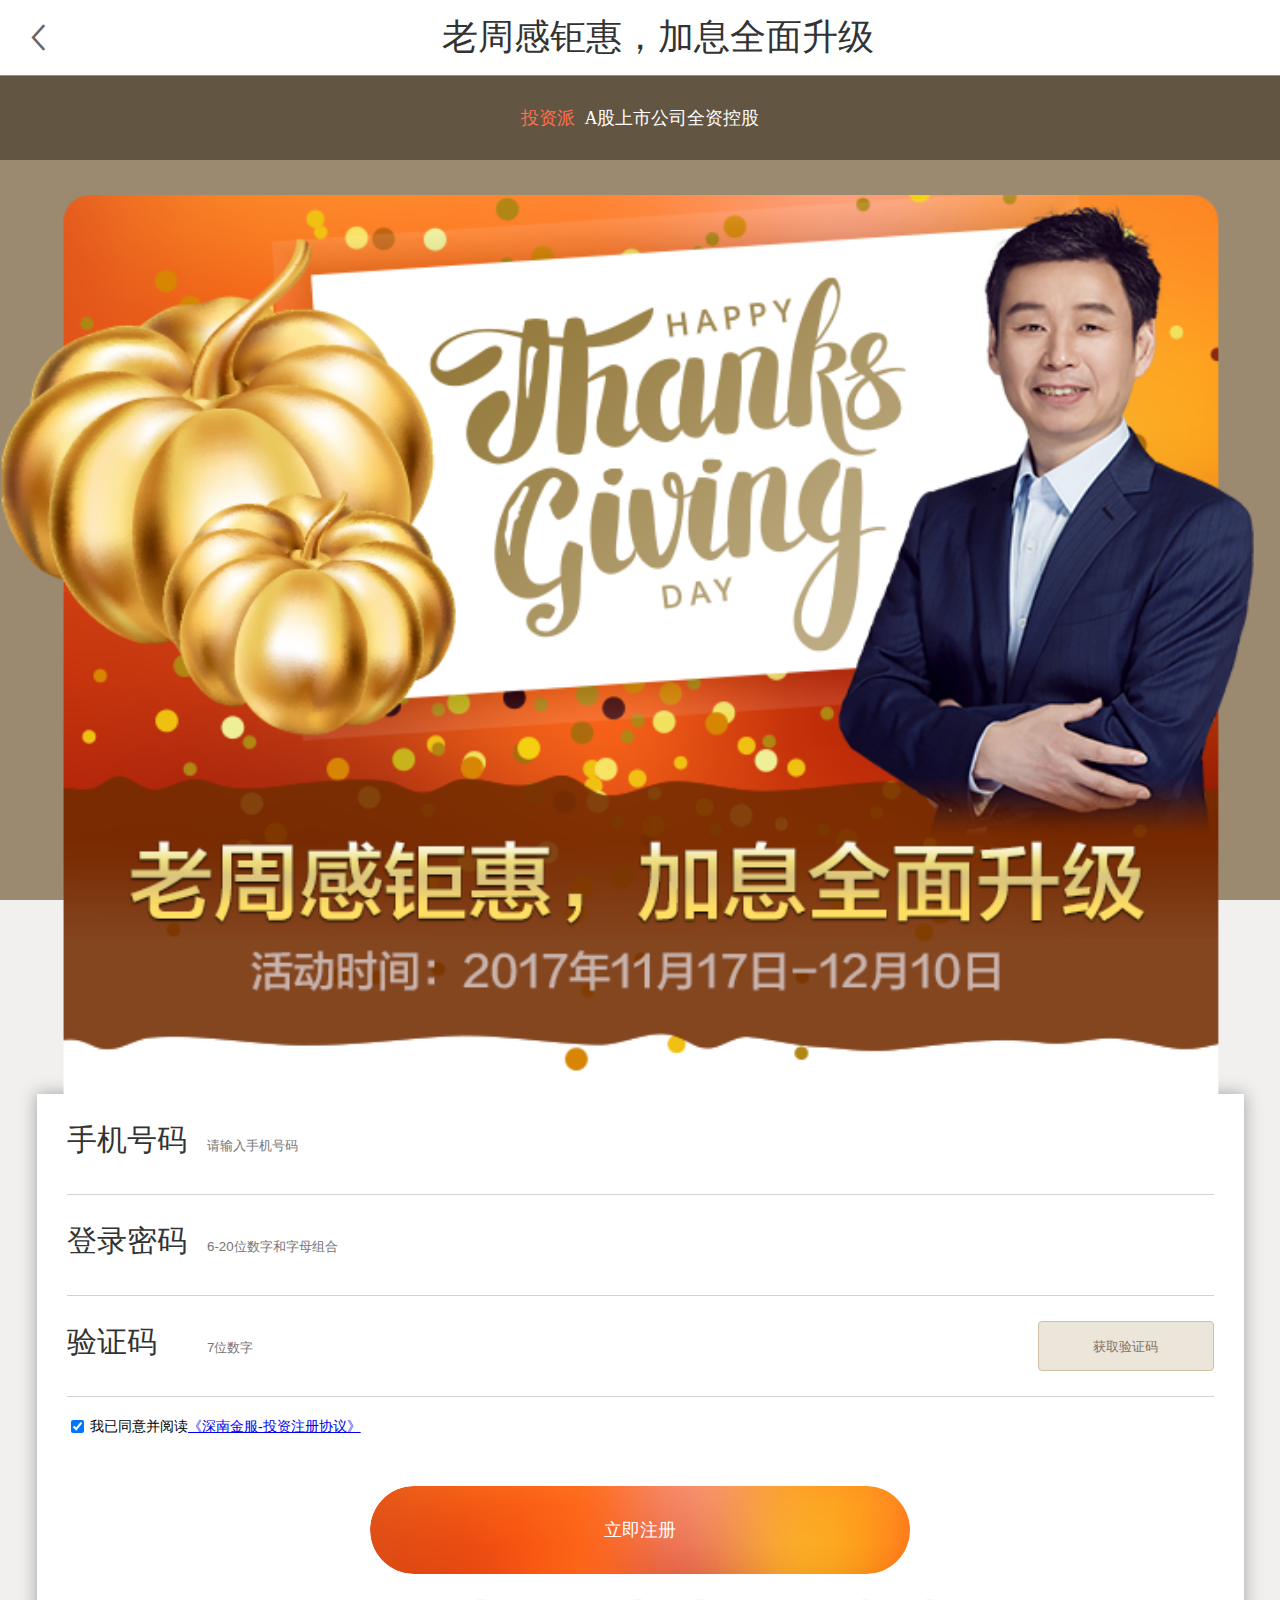
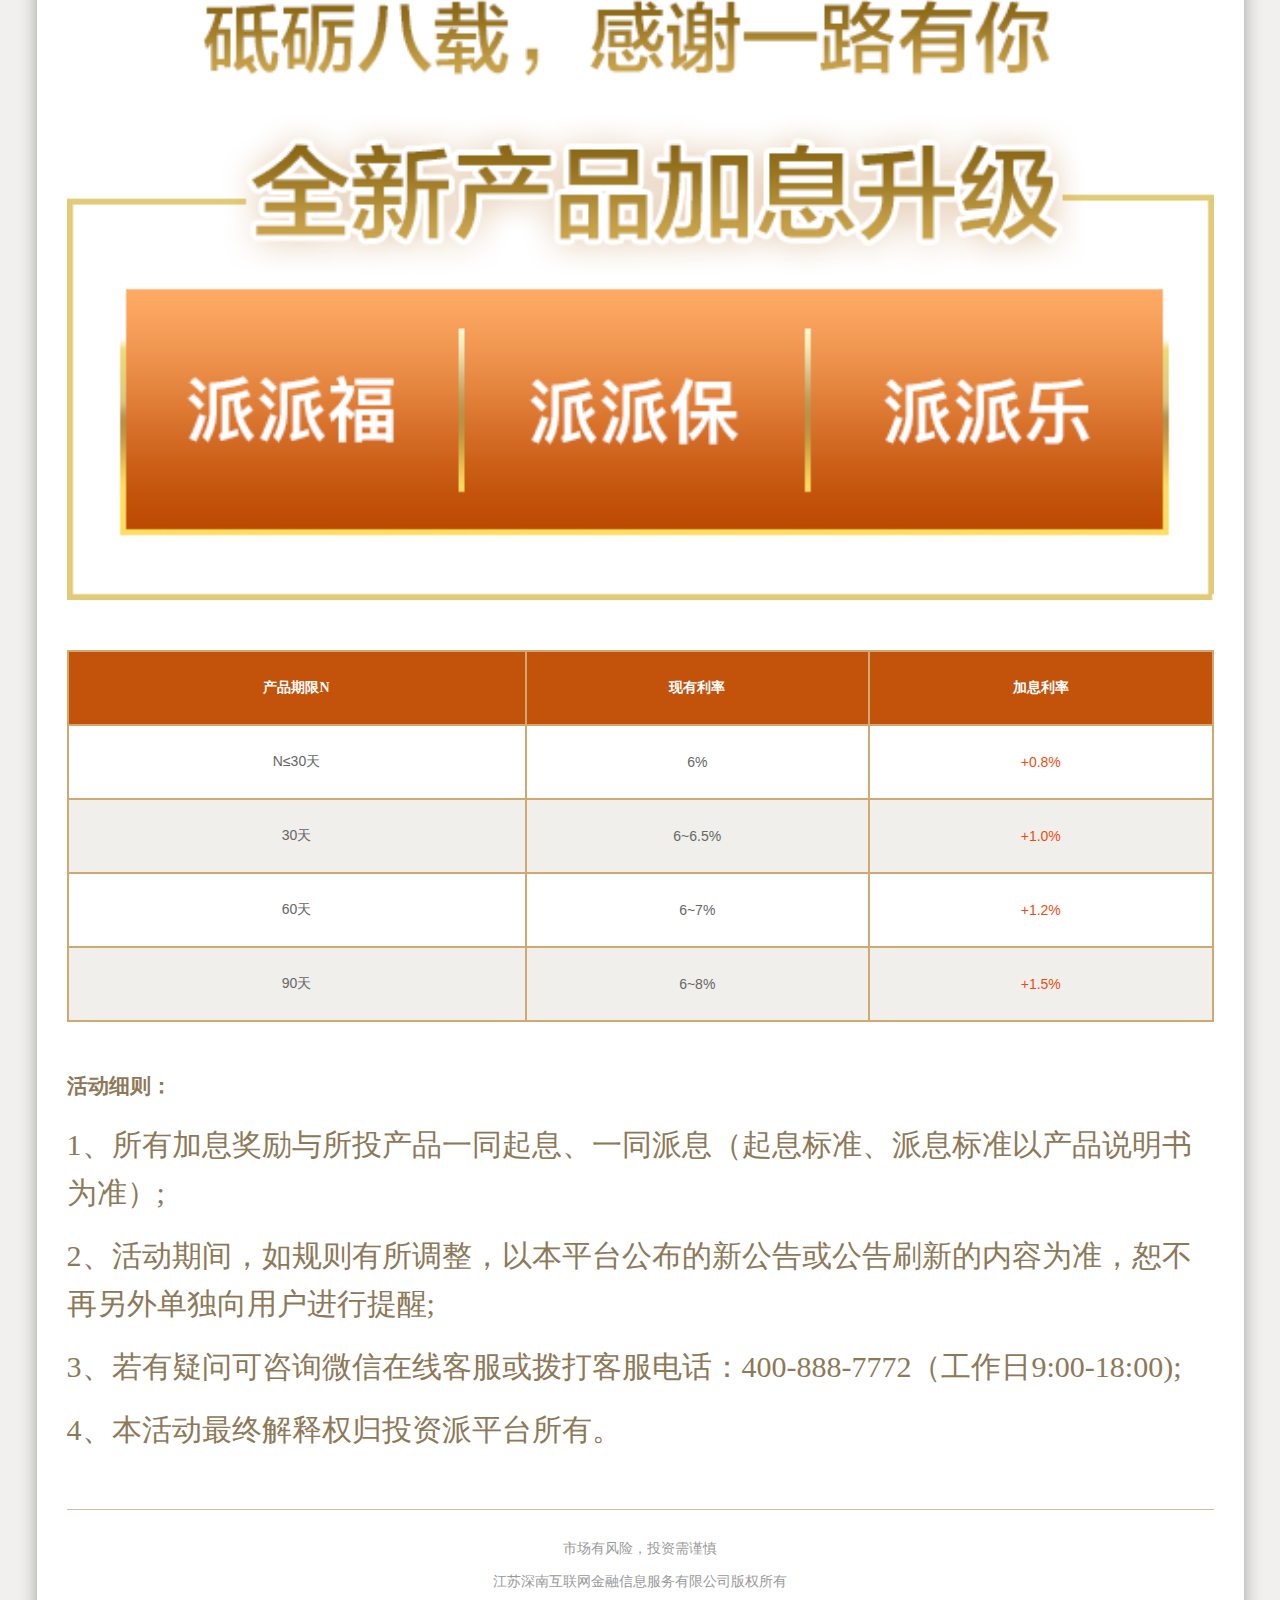
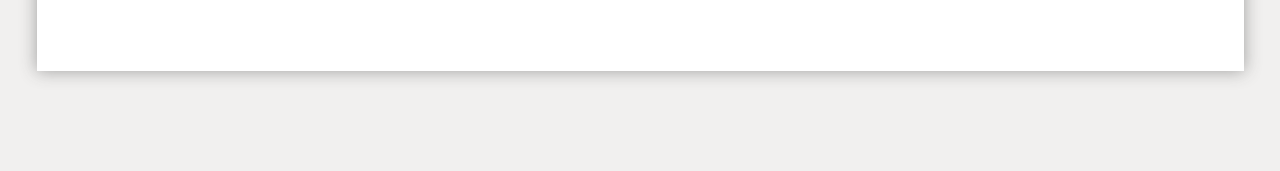
<file: index.html>
<!DOCTYPE html>
<html lang="en">
<head>
    <meta charset="UTF-8">
    <title>活动落地页</title>
    <meta name="viewport" content="width=device-width,minimum-scale=1.0,maximum-scale=1.0,user-scalable=no,minimal-ui">
    <link rel="stylesheet" href="./css/index.css"/>
</head>
<body>
<div class="body-bg"><!--填充色--></div>
<div class="header">
    <a href="#">
        <i class="icon-font icon-next"></i>
    </a>
    <h1>老周感钜惠，加息全面升级</h1>
</div>
<div class="logo-title">
    <span>投资派</span>A股上市公司全资控股
</div>
<div class="content">
    <img class="banner" src="./images/banner.png">
    <div class="content-main">
        <form class="reg-form" id="regForm">
            <div class="list">
                <label>手机号码</label>
                <input id="userMobile" name="mobile" placeholder="请输入手机号码">
            </div>
            <div class="list">
                <label>登录密码</label>
                <input id="userPassword" name="password" placeholder="6-20位数字和字母组合">
            </div>
            <div class="list">
                <label>验证码</label>
                <input id="code" name="code" style="width: 2rem" placeholder="7位数字">
                <button id="sendCodeBtn" class="btn">获取验证码</button>
            </div>
            <div class="agree">
                <label>
                    <input id="agreeCheckbox" type="checkbox" checked name="agree" class="read"/>
                    <span class="read">我已同意并阅读<a href="#">《深南金服-投资注册协议》</a></span>
                </label>
            </div>
            <button type="submit" class="reg-btn" href="#">立即注册</button>
        </form>
        <div class="content-info">
            <img class="banner content-img" src="./images/banner2.png">
            <table class="table">
                <thead>
                <tr>
                    <th>产品期限N</th>
                    <th>现有利率</th>
                    <th>加息利率</th>
                </tr>
                </thead>
                <tbody>
                <tr>
                    <td>N≤30天</td>
                    <td>6%</td>
                    <td>+0.8%</td>
                </tr>
                <tr>
                    <td>30天<N≤60天</td>
                    <td>6~6.5%</td>
                    <td>+1.0%</td>
                </tr>
                <tr>
                    <td>60天<N≤90天</td>
                    <td>6~7%</td>
                    <td>+1.2%</td>
                </tr>
                <tr>
                    <td>90天<N≤180天</td>
                    <td>6~8%</td>
                    <td>+1.5%</td>
                </tr>
                </tbody>
            </table>
            <h3 class="activity-title">活动细则：</h3>
            <ul class="activity-list">
                <li>1、所有加息奖励与所投产品一同起息、一同派息（起息标准、派息标准以产品说明书为准）;</li>
                <li>2、活动期间，如规则有所调整，以本平台公布的新公告或公告刷新的内容为准，恕不再另外单独向用户进行提醒;</li>
                <li>3、若有疑问可咨询微信在线客服或拨打客服电话：400-888-7772（工作日9:00-18:00);</li>
                <li>4、本活动最终解释权归投资派平台所有。</li>
            </ul>
            <div class="prompt">
                <p>市场有风险，投资需谨慎</p>
                <p>江苏深南互联网金融信息服务有限公司版权所有</p>
            </div>
        </div>

    </div>
</div>
<script src="./js/jquery-1.12.4.min.js"></script>
<script src="./js/plugins/jquery.validate.min.js"></script>
<script src="./js/plugins/jquery.CountDown.js"></script>
<script src="./js/index.js"></script>
</body>
</html>
</file>
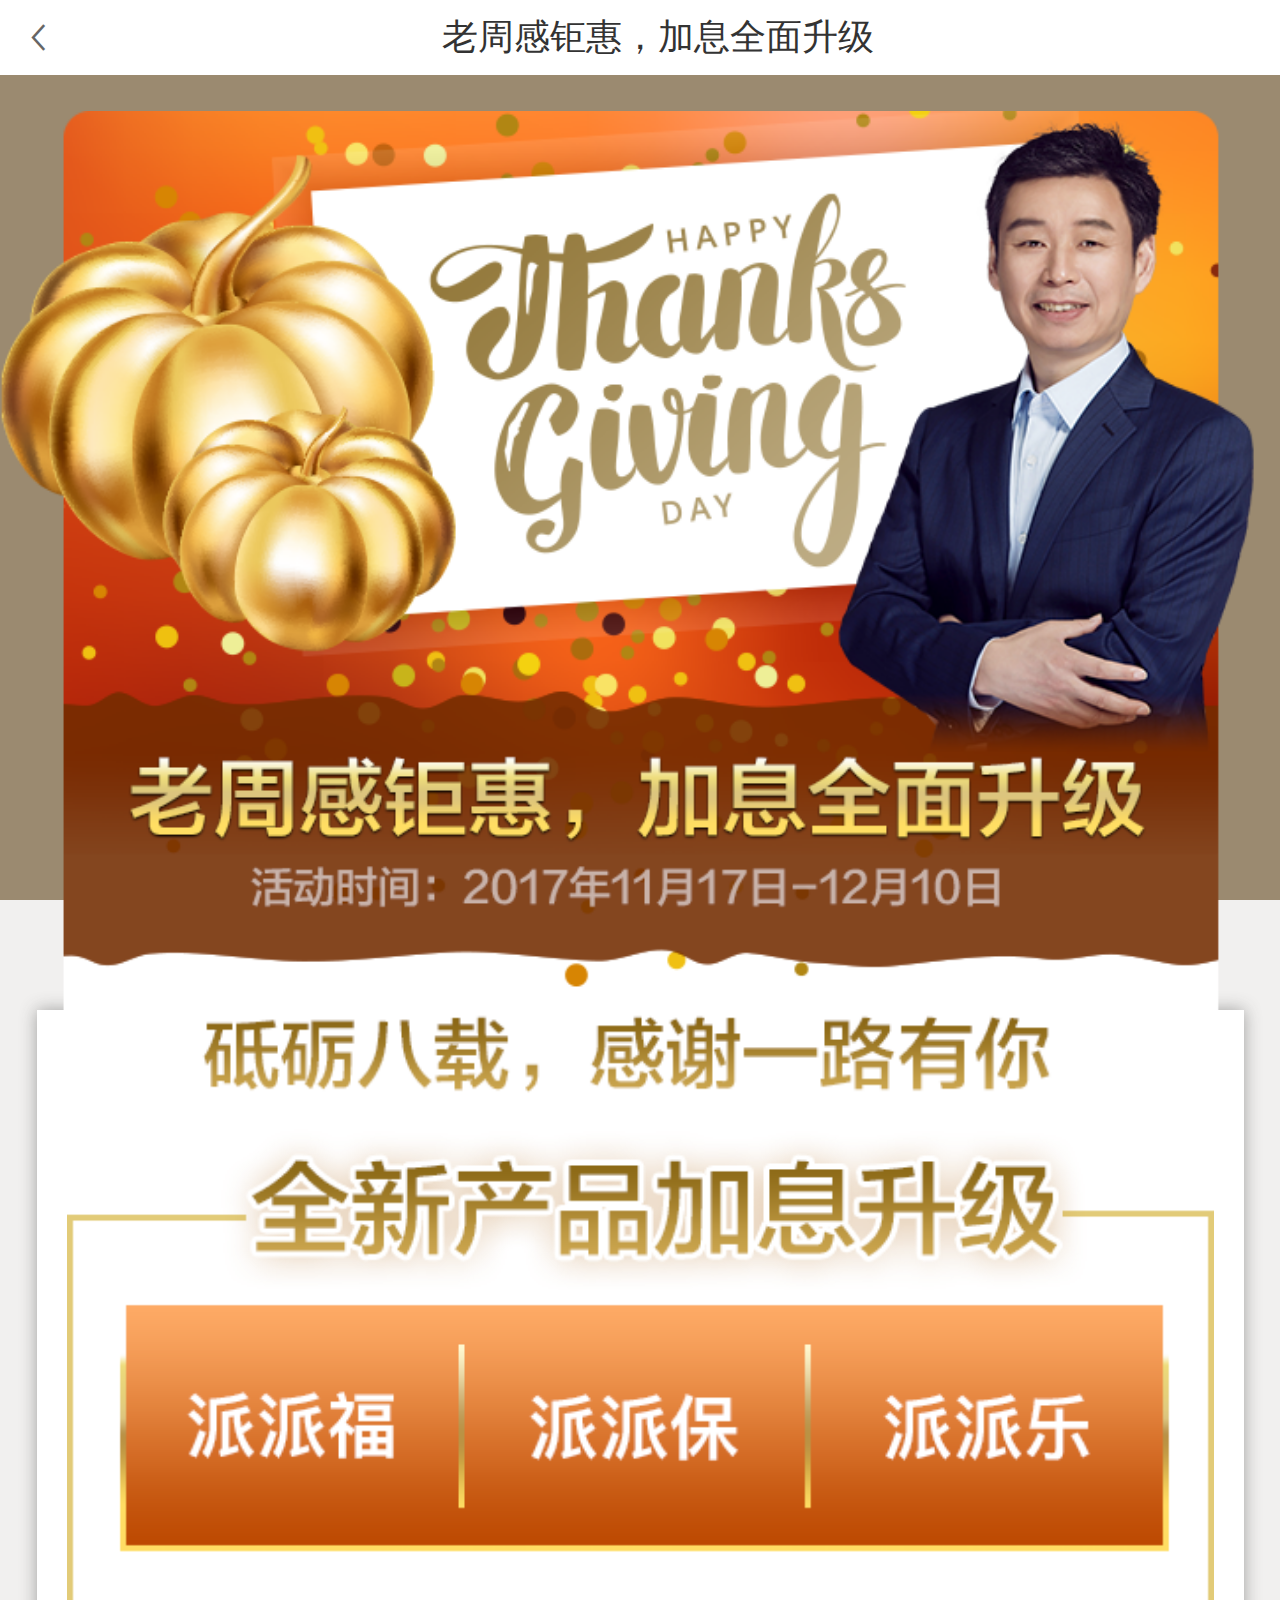
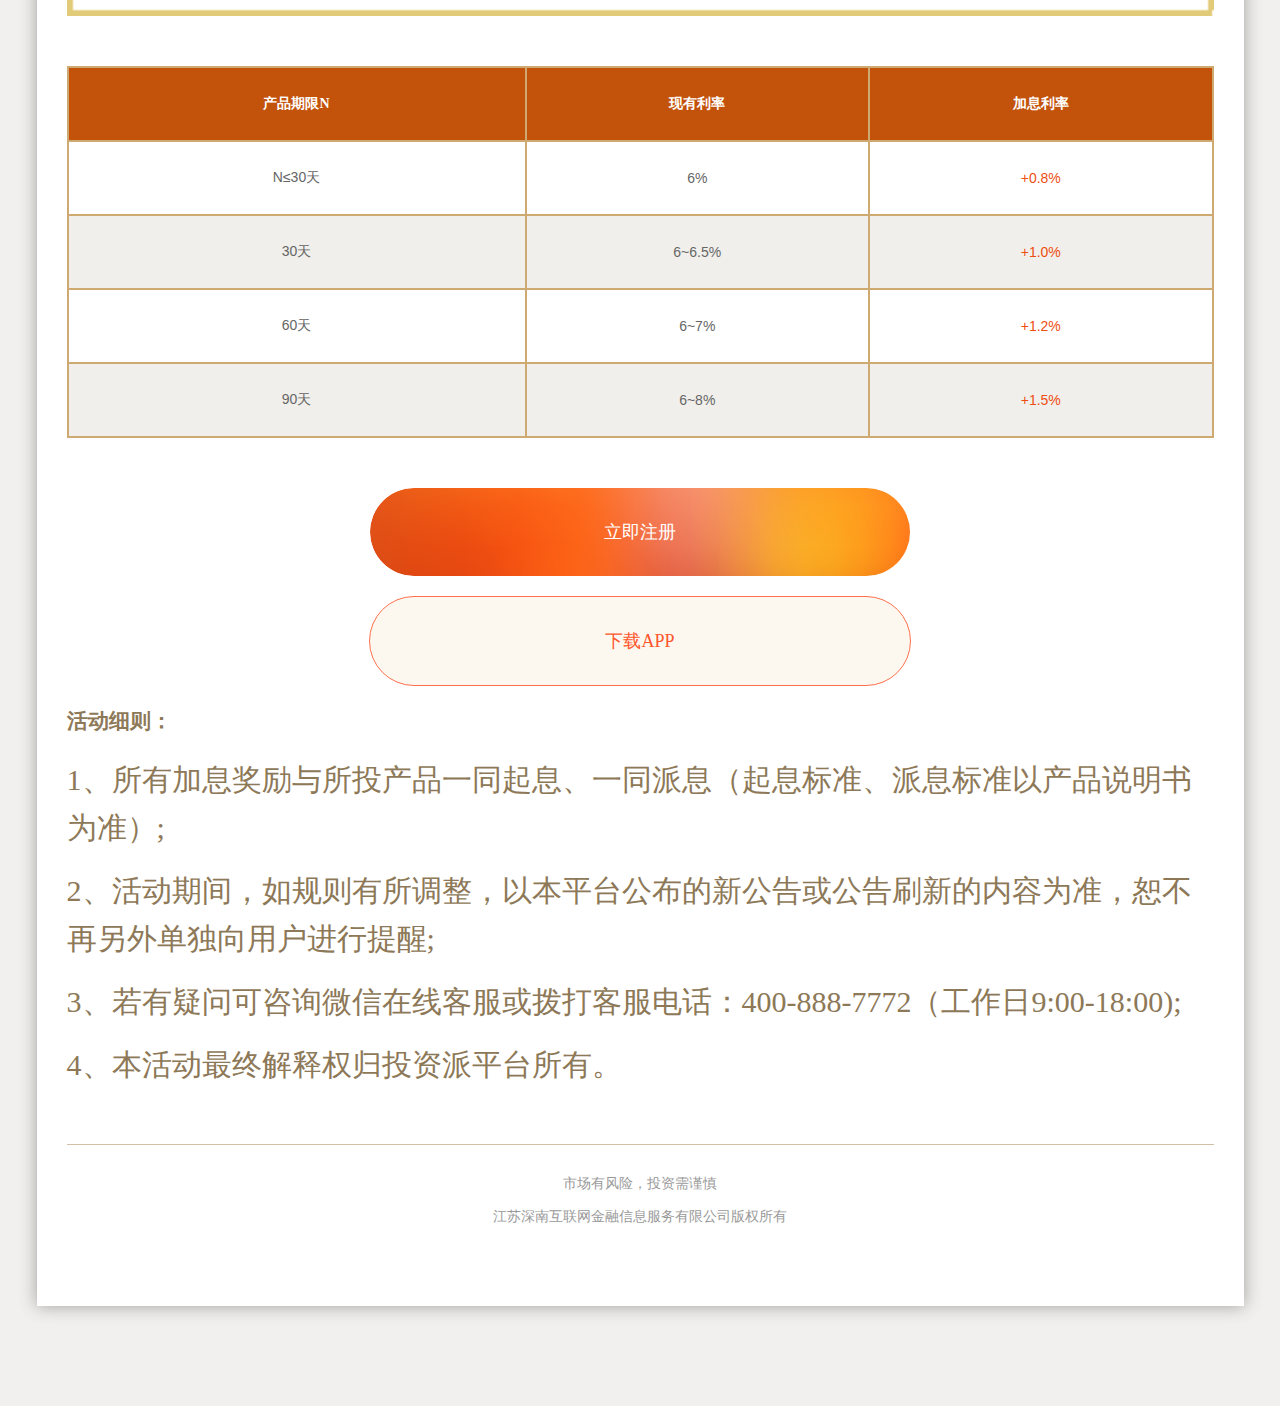
<file: index2.html>
<!DOCTYPE html>
<html lang="en">
<head>
    <meta charset="UTF-8">
    <title>活动落地页</title>
    <meta name="viewport" content="width=device-width,minimum-scale=1.0,maximum-scale=1.0,user-scalable=no,minimal-ui">
    <link rel="stylesheet" href="./css/index.css"/>
</head>
<body>
<div class="body-bg"><!--填充色--></div>
<div class="header">
    <a href="#">
        <i class="icon-font icon-next"></i>
    </a>
    <h1>老周感钜惠，加息全面升级</h1>
</div>
<div class="content">
    <img class="banner" src="./images/banner.png">
    <div class="content-main">
        <div class="content-info">
            <img class="banner content-img" src="./images/banner2.png">
            <table class="table">
                <thead>
                <tr>
                    <th>产品期限N</th>
                    <th>现有利率</th>
                    <th>加息利率</th>
                </tr>
                </thead>
                <tbody>
                <tr>
                    <td>N≤30天</td>
                    <td>6%</td>
                    <td>+0.8%</td>
                </tr>
                <tr>
                    <td>30天<N≤60天</td>
                    <td>6~6.5%</td>
                    <td>+1.0%</td>
                </tr>
                <tr>
                    <td>60天<N≤90天</td>
                    <td>6~7%</td>
                    <td>+1.2%</td>
                </tr>
                <tr>
                    <td>90天<N≤180天</td>
                    <td>6~8%</td>
                    <td>+1.5%</td>
                </tr>
                </tbody>
            </table>
            <a class="reg-btn" href="#">立即注册</a>
            <a class="download-btn" href="#">下载APP</a>
            <h3 class="activity-title">活动细则：</h3>
            <ul class="activity-list">
                <li>1、所有加息奖励与所投产品一同起息、一同派息（起息标准、派息标准以产品说明书为准）;</li>
                <li>2、活动期间，如规则有所调整，以本平台公布的新公告或公告刷新的内容为准，恕不再另外单独向用户进行提醒;</li>
                <li>3、若有疑问可咨询微信在线客服或拨打客服电话：400-888-7772（工作日9:00-18:00);</li>
                <li>4、本活动最终解释权归投资派平台所有。</li>
            </ul>
            <div class="prompt">
                <p>市场有风险，投资需谨慎</p>
                <p>江苏深南互联网金融信息服务有限公司版权所有</p>
            </div>
        </div>
    </div>
</div>
<script src="./js/index.js"></script>
</body>
</html>
</file>
<file: css/index.css>
html, body {
    margin: 0;
    padding: 0;
}

html {
    font-size: 50px;
}

body {
    font-size: 18px;
    background-color: #f1f0ef;
}

@font-face {
    font-family: "icon-font";
    src: url('../font/iconfont.eot?t=1510730001631'); /* IE9*/
    src: url('../font/iconfont.eot?t=1510730001631#iefix') format('embedded-opentype'), /* IE6-IE8 */ url('[data-uri]') format('woff'),
    url('../font/iconfont.ttf?t=1510730001631') format('truetype'), /* chrome, firefox, opera, Safari, Android, iOS 4.2+*/ url('../font/iconfont.svg?t=1510730001631#icon-font') format('svg'); /* iOS 4.1- */
}

.icon-font {
    font-family: "icon-font" !important;
    font-size: 16px;
    font-style: normal;
    -webkit-font-smoothing: antialiased;
    -moz-osx-font-smoothing: grayscale;
}

.icon-next:before {
    content: "\e612";
}

/* 页面样式 */
.body-bg {
    position: absolute;
    width: 100%;
    top: 0.75rem;
    height: 8.25rem;
    background-color: #9b8a70;
    z-index: 0;
}

.header {
    height: 0.75rem;
    line-height: 0.75rem;
    padding: 0 0.2rem;
    background-color: #fff;
    border-bottom: 1px solid #ccc;
}

.logo-title {
    position: relative;
    height: 0.84rem;
    line-height: 0.84rem;
    text-align: center;
    color: #fff;
    background-color: #625642;
}

.logo-title span {
    margin: 0 .1rem 0 0;
    color: #ff6f4c;
}

.header .icon-font {
    float: left;
    color: #666;
    font-size: 0.36rem;
}

.header h1 {
    margin: 0;
    color: #333;
    font-size: 0.36rem;
    text-align: center;
    font-weight: normal;
}

.content {
    position: relative;
    margin: 0.35rem 0 0;
    padding: 0 0 .5rem;
}

.content img.banner {
    width: 100%;
    display: block;
}

.content .content-main {
    margin: -1px .365rem .5rem;
    background-color: #fff;
    box-shadow: 0 0 16px rgba(60, 60, 60, .45);
}

.content .reg-form {
    padding: 0 .3rem;
    margin: 0 0 20px;
}

content .reg-form .list {
    font-size: .3rem;
}

.content .reg-form .list {
    position: relative;
    padding: 0.20rem 0;
    height: .6rem;
    line-height: 0.2rem;
    border-bottom: 1px solid #d2d2d2;
}

.content .reg-form .list label {
    font-size: 0.3rem;
    display: inline-block;
    width: 1.34rem;
    color: #333;
}

.content .reg-form .list input {
    height: .6rem;
    width: 4rem;
    margin: 0 0 .1rem;
    border: none;
}

.content .reg-form .list .btn {
    position: absolute;
    right: 0;
    top: .25rem;
    border: 1px solid #d1c0a5;
    background-color: #ece5d9;
    border-radius: 4px;
    color: #7c7468;
    width: 1.76rem;
    height: .5rem;
    line-height: 1;
    padding: 2px 0;
    text-align: center;
}

.content .reg-form .agree {
    margin: .2rem 0 .5rem;
    font-size: 14px;
}

.content .reg-form .agree .read {
    vertical-align: middle;
}

.content .content-info {
    padding: 0 .3rem .5rem;
}

.content .content-img {
    margin: 0 0 .5rem;
}

.content .table {
    width: 100%;
    margin: 0 0 .5rem;
    border-top: 2px solid #cfa972;
    border-left: 2px solid #cfa972;
    text-align: center;
    border-collapse: collapse;
    border-spacing: 0;
    font-size: 14px;
}

.content .table tr td, .content .table tr th {
    border-bottom: 2px solid #cfa972;
    border-right: 2px solid #cfa972;
    height: 0.7rem;
}

.content .table tr th {
    color: #fff;
    background-color: #c3520b;
}

.content .table tr th:nth-child(1) {
    width: 40%;
}

.content .table tr th:nth-child(2) {
    width: 30%;
}

.content .table tr th:nth-child(3) {
    width: 40%;
}

.content .table tr td {
    color: #666;
    font-family: Arial, sans-serif;
}

.content .table tr td:last-child {
    color: #ed4d11;
}

.content .table tr:nth-child(2n) td {
    background-color: #f1efeb;
}

.content .activity-title, .content .activity-list {
    color: #8d7857;

}

.content .activity-list {
    list-style: none;
    margin: 0;
    padding: 0 0 .4rem;
    line-height: 1.6;
    border-bottom: 1px solid #d1c0a5;
}

.content .activity-list li {
    margin: 0 0 .15rem;
}

.content .prompt, .content .activity-list {
    font-size: .3rem;
    margin: 0 0 .3rem;
}

.content .prompt {
    color: #999;
    text-align: center;
}

.content .prompt p {
    margin: 0 0 .15rem;
    font-size: 14px;
}

.content .reg-btn, .content .download-btn {
    display: block;
    border-radius: 0.5rem;
    width: 5.4rem;
    height: .88rem;
    margin: 0 auto .2rem;
    padding: 0;
    border: none;
    font-size: 18px;
    line-height: .88rem;
    text-align: center;
    text-decoration: none;
}

.content .reg-btn {
    background: url(../images/reg_btn_bg.png) no-repeat;
    background-size: cover;
    color: #fff;
}

.content .download-btn {
    background-color: #fcf8ef;
    border: 1px solid #ff6f4c;
    color: #ff562c;
}
</file>
